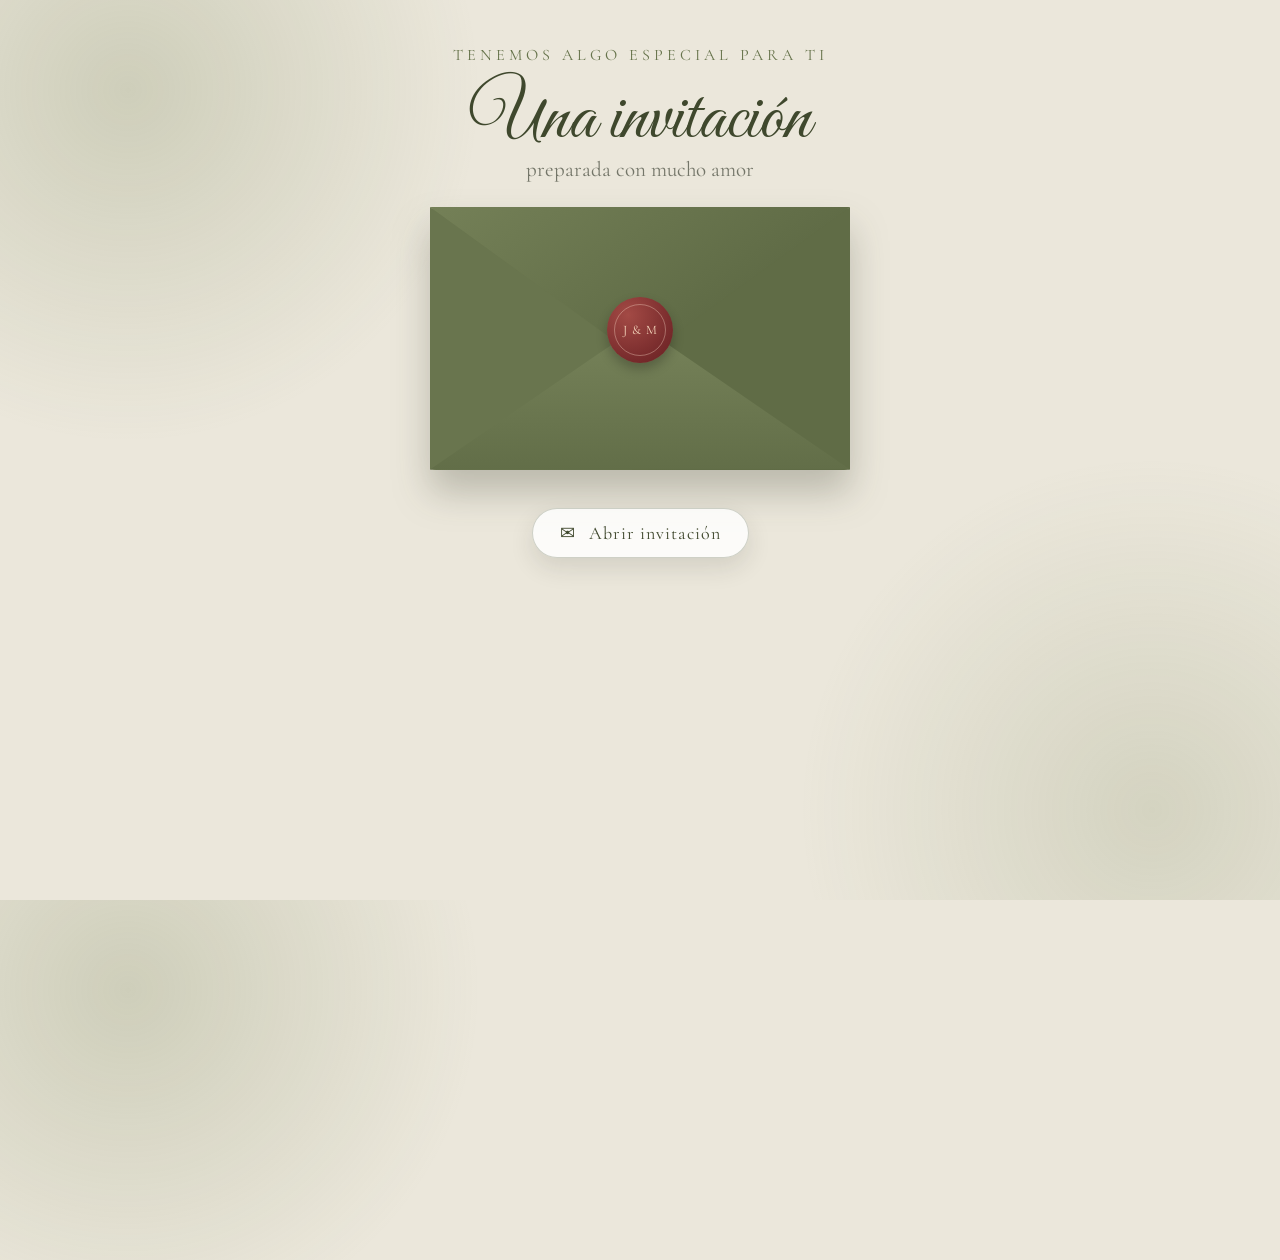
<file: index.html>
<!DOCTYPE html>
<html lang="es">

<head>
    <meta charset="UTF-8">

    <meta
        name="viewport"
        content="width=device-width, initial-scale=1.0"
    >

    <title>Invitación de Boda</title>

    <link rel="preconnect" href="https://fonts.googleapis.com">
    <link rel="preconnect" href="https://fonts.gstatic.com" crossorigin>

    <link
        href="https://fonts.googleapis.com/css2?family=Cormorant+Garamond:wght@400;500;600&family=Great+Vibes&display=swap"
        rel="stylesheet"
    >

    <link rel="stylesheet" href="css/style.css">
</head>

<body>

    <main class="page">

        <section class="intro">

            <p class="intro-top">
                TENEMOS ALGO ESPECIAL PARA TI
            </p>

            <h1>
                Una invitación
            </h1>

            <p class="intro-bottom">
                preparada con mucho amor
            </p>

        </section>


        <section
            class="invitation-stage"
            id="invitationStage"
        >

            <div
                class="envelope-wrapper"
                id="envelopeWrapper"
            >

                <div class="envelope">

                    <!-- PARTE TRASERA DEL SOBRE -->

                    <div class="envelope-back"></div>


                    <!-- FLORES DETRÁS DE LA CARTA -->

                    <div class="flowers" aria-hidden="true">

                        <svg
                            viewBox="0 0 600 520"
                            xmlns="http://www.w3.org/2000/svg"
                        >

                            <!-- RAMAS IZQUIERDAS -->

                            <path
                                class="branch"
                                d="M280 500
                                   C190 420 135 315 70 110"
                            />

                            <path
                                class="branch thin"
                                d="M245 450
                                   C150 380 105 280 40 210"
                            />

                            <ellipse
                                class="leaf"
                                cx="205"
                                cy="390"
                                rx="15"
                                ry="38"
                                transform="rotate(-45 205 390)"
                            />

                            <ellipse
                                class="leaf light"
                                cx="165"
                                cy="345"
                                rx="13"
                                ry="34"
                                transform="rotate(-55 165 345)"
                            />

                            <ellipse
                                class="leaf"
                                cx="125"
                                cy="295"
                                rx="14"
                                ry="35"
                                transform="rotate(-45 125 295)"
                            />

                            <ellipse
                                class="leaf light"
                                cx="95"
                                cy="245"
                                rx="12"
                                ry="32"
                                transform="rotate(-35 95 245)"
                            />

                            <ellipse
                                class="leaf"
                                cx="75"
                                cy="185"
                                rx="13"
                                ry="33"
                                transform="rotate(-30 75 185)"
                            />


                            <!-- FLORES IZQUIERDA -->

                            <g
                                class="flower flower-big"
                                transform="translate(105 145)"
                            >

                                <circle class="petal" cx="0" cy="-23" r="22"/>
                                <circle class="petal" cx="22" cy="-7" r="22"/>
                                <circle class="petal" cx="14" cy="19" r="22"/>
                                <circle class="petal" cx="-14" cy="19" r="22"/>
                                <circle class="petal" cx="-22" cy="-7" r="22"/>

                                <circle
                                    class="flower-center"
                                    cx="0"
                                    cy="0"
                                    r="9"
                                />

                            </g>


                            <g
                                class="flower"
                                transform="translate(155 250)"
                            >

                                <circle class="petal" cx="0" cy="-16" r="15"/>
                                <circle class="petal" cx="15" cy="-5" r="15"/>
                                <circle class="petal" cx="10" cy="13" r="15"/>
                                <circle class="petal" cx="-10" cy="13" r="15"/>
                                <circle class="petal" cx="-15" cy="-5" r="15"/>

                                <circle
                                    class="flower-center"
                                    cx="0"
                                    cy="0"
                                    r="7"
                                />

                            </g>


                            <g
                                class="flower flower-small"
                                transform="translate(65 255)"
                            >

                                <circle class="petal" cx="0" cy="-12" r="11"/>
                                <circle class="petal" cx="11" cy="-4" r="11"/>
                                <circle class="petal" cx="7" cy="10" r="11"/>
                                <circle class="petal" cx="-7" cy="10" r="11"/>
                                <circle class="petal" cx="-11" cy="-4" r="11"/>

                                <circle
                                    class="flower-center"
                                    cx="0"
                                    cy="0"
                                    r="5"
                                />

                            </g>


                            <!-- RAMAS DERECHAS -->

                            <path
                                class="branch"
                                d="M320 500
                                   C410 420 465 315 530 110"
                            />

                            <path
                                class="branch thin"
                                d="M355 450
                                   C450 380 495 280 560 210"
                            />


                            <ellipse
                                class="leaf"
                                cx="395"
                                cy="390"
                                rx="15"
                                ry="38"
                                transform="rotate(45 395 390)"
                            />

                            <ellipse
                                class="leaf light"
                                cx="435"
                                cy="345"
                                rx="13"
                                ry="34"
                                transform="rotate(55 435 345)"
                            />

                            <ellipse
                                class="leaf"
                                cx="475"
                                cy="295"
                                rx="14"
                                ry="35"
                                transform="rotate(45 475 295)"
                            />

                            <ellipse
                                class="leaf light"
                                cx="505"
                                cy="245"
                                rx="12"
                                ry="32"
                                transform="rotate(35 505 245)"
                            />

                            <ellipse
                                class="leaf"
                                cx="525"
                                cy="185"
                                rx="13"
                                ry="33"
                                transform="rotate(30 525 185)"
                            />


                            <!-- FLORES DERECHA -->

                            <g
                                class="flower flower-big"
                                transform="translate(495 145)"
                            >

                                <circle class="petal" cx="0" cy="-23" r="22"/>
                                <circle class="petal" cx="22" cy="-7" r="22"/>
                                <circle class="petal" cx="14" cy="19" r="22"/>
                                <circle class="petal" cx="-14" cy="19" r="22"/>
                                <circle class="petal" cx="-22" cy="-7" r="22"/>

                                <circle
                                    class="flower-center"
                                    cx="0"
                                    cy="0"
                                    r="9"
                                />

                            </g>


                            <g
                                class="flower"
                                transform="translate(445 250)"
                            >

                                <circle class="petal" cx="0" cy="-16" r="15"/>
                                <circle class="petal" cx="15" cy="-5" r="15"/>
                                <circle class="petal" cx="10" cy="13" r="15"/>
                                <circle class="petal" cx="-10" cy="13" r="15"/>
                                <circle class="petal" cx="-15" cy="-5" r="15"/>

                                <circle
                                    class="flower-center"
                                    cx="0"
                                    cy="0"
                                    r="7"
                                />

                            </g>


                            <g
                                class="flower flower-small"
                                transform="translate(535 255)"
                            >

                                <circle class="petal" cx="0" cy="-12" r="11"/>
                                <circle class="petal" cx="11" cy="-4" r="11"/>
                                <circle class="petal" cx="7" cy="10" r="11"/>
                                <circle class="petal" cx="-7" cy="10" r="11"/>
                                <circle class="petal" cx="-11" cy="-4" r="11"/>

                                <circle
                                    class="flower-center"
                                    cx="0"
                                    cy="0"
                                    r="5"
                                />

                            </g>


                            <!-- FLORES SUPERIORES -->

                            <g
                                class="flower flower-small"
                                transform="translate(220 95)"
                            >

                                <circle class="petal" cx="0" cy="-12" r="11"/>
                                <circle class="petal" cx="11" cy="-4" r="11"/>
                                <circle class="petal" cx="7" cy="10" r="11"/>
                                <circle class="petal" cx="-7" cy="10" r="11"/>
                                <circle class="petal" cx="-11" cy="-4" r="11"/>

                                <circle
                                    class="flower-center"
                                    cx="0"
                                    cy="0"
                                    r="5"
                                />

                            </g>


                            <g
                                class="flower flower-small"
                                transform="translate(380 95)"
                            >

                                <circle class="petal" cx="0" cy="-12" r="11"/>
                                <circle class="petal" cx="11" cy="-4" r="11"/>
                                <circle class="petal" cx="7" cy="10" r="11"/>
                                <circle class="petal" cx="-7" cy="10" r="11"/>
                                <circle class="petal" cx="-11" cy="-4" r="11"/>

                                <circle
                                    class="flower-center"
                                    cx="0"
                                    cy="0"
                                    r="5"
                                />

                            </g>

                        </svg>

                    </div>


                    <!-- LUCIÉRNAGAS DETRÁS DE LA CARTA -->

                    <div class="fireflies" aria-hidden="true">

                        <span style="--x: 8%; --y: 18%; --delay: 0s;"></span>
                        <span style="--x: 18%; --y: 42%; --delay: 1.1s;"></span>
                        <span style="--x: 29%; --y: 11%; --delay: 2.3s;"></span>
                        <span style="--x: 38%; --y: 33%; --delay: .5s;"></span>
                        <span style="--x: 52%; --y: 15%; --delay: 1.8s;"></span>
                        <span style="--x: 63%; --y: 39%; --delay: .8s;"></span>
                        <span style="--x: 73%; --y: 10%; --delay: 2.7s;"></span>
                        <span style="--x: 84%; --y: 31%; --delay: 1.4s;"></span>
                        <span style="--x: 91%; --y: 52%; --delay: .3s;"></span>
                        <span style="--x: 12%; --y: 60%; --delay: 2s;"></span>
                        <span style="--x: 77%; --y: 65%; --delay: 3.2s;"></span>
                        <span style="--x: 47%; --y: 5%; --delay: 1s;"></span>

                    </div>


                    <!-- CARTA -->

                    <article class="letter">

                        <div class="letter-inner">

                            <p class="small-title">
                                CON MUCHA ALEGRÍA
                            </p>


                            <h2 class="names">

                                José

                                <span>&</span>

                                Mabel

                            </h2>


                            <p class="married">
                                NOS CASAMOS
                            </p>


                            <div class="separator">

                                <span></span>

                                <b>✦</b>

                                <span></span>

                            </div>


                            <p class="message">

                                Después de compartir tantos momentos juntos,
                                hemos decidido comenzar una nueva etapa
                                en nuestras vidas.

                            </p>


                            <p class="message">

                                Nos haría muy felices que formaras parte
                                de este día tan especial.

                            </p>


                            <!-- FECHA -->

                            <div class="date">

                                <span>
                                    VIERNES
                                </span>

                                <strong>
                                    25
                                </strong>

                                <span>
                                    SETIEMBRE
                                </span>

                            </div>


                            <p class="year">
                                2026
                            </p>


                            <!-- HORARIOS -->

                            <div class="ceremony-info">

                                <div>

                                    <span>
                                        CEREMONIA
                                    </span>

                                    <strong>
                                        2:00 P. M.
                                    </strong>

                                </div>

                            </div>


                            <!-- LUGAR -->

                            <div class="place">

                                <span>
                                    📍
                                </span>

                                <strong>
                                    OSITO EVENTOS
                                </strong>

                                <p>
                                    Jr. tupac Amaru c/ Chabuca Granda Mz. Lt 18 | Ref: Al frente de la cancha de voley ZONA 23
                                </p>

                            </div>


                            <!-- PADRINOS -->

                            <div class="godparents">

                                <div class="small-separator">

                                    <span></span>

                                    <b>
                                        ❦
                                    </b>

                                    <span></span>

                                </div>


                                <span class="godparents-title">
                                    CON LA BENDICIÓN DE NUESTROS PADRINOS
                                </span>


                                <strong>
                                    Juan Alberto Becerril Cardenas
                                </strong>


                                <span class="godparents-and">
                                    &
                                </span>


                                <strong>
                                    Yukio Orneta Cardenas
                                </strong>

                            </div>


                            <p class="final-text">

                                Será un honor compartir
                                este momento contigo.

                            </p>

                        </div>

                    </article>


                    <!-- TAPA -->

                    <div class="flap"></div>


                    <!-- FRENTE DEL SOBRE -->

                    <div class="front-left"></div>

                    <div class="front-right"></div>

                    <div class="front-bottom"></div>


                    <!-- SELLO -->

                    <div class="seal">

                        <span>
                            J & M 
                        </span>

                    </div>

                </div>

            </div>


            <button
                id="openButton"
                class="open-button"
                type="button"
            >

                <span>
                    ✉
                </span>

                Abrir invitación

            </button>

        </section>

    </main>

    <button
        id="musicButton"
        class="music-button"
        type="button"
        aria-label="Pausar o reproducir música"
    >
        ♫
    </button>

<audio
    id="backgroundMusic"
    loop
    preload="auto"
    playsinline
>
    <source src="Source/music/music.mp3" type="audio/mpeg">
</audio>


    <script src="js/script.js"></script>



</body>

</html>
</file>
<file: css/style.css>
:root {

    --olive-dark: #3f482d;
    --olive: #66734b;
    --olive-medium: #7d8961;
    --olive-light: #9fa885;

    --paper: #fffdf7;

    --gold: #b4935c;

    --text: #3e4038;

}


* {

    margin: 0;
    padding: 0;

    box-sizing: border-box;

}


html,
body {

    width: 100%;
    min-height: 100%;

}


body {

    font-family:
        "Cormorant Garamond",
        serif;

    color:
        var(--text);

    background:

        radial-gradient(
            circle at 10% 10%,
            rgba(120, 132, 88, 0.25),
            transparent 25%
        ),

        radial-gradient(
            circle at 90% 90%,
            rgba(120, 132, 88, 0.2),
            transparent 25%
        ),

        #ebe7db;

    overflow-x:
        hidden;

}



/* ====================================
   PÁGINA
==================================== */

.page {

    width:
        100%;

    min-height:
        100vh;

    padding:
        45px 15px 80px;

}



/* ====================================
   INTRO
==================================== */

.intro {

    position:
        relative;

    z-index:
        30;

    max-height:
        190px;

    overflow:
        hidden;

    text-align:
        center;

    transition:

        opacity 0.7s ease,

        transform 0.7s ease,

        max-height 0.8s ease,

        margin 0.8s ease;

}


.intro-top {

    font-size:
        clamp(
            12px,
            2.8vw,
            16px
        );

    letter-spacing:
        4px;

    color:
        var(--olive);

}


.intro h1 {

    margin-top:
        7px;

    font-family:
        "Great Vibes",
        cursive;

    font-size:
        clamp(
            50px,
            9vw,
            76px
        );

    font-weight:
        normal;

    color:
        var(--olive-dark);

}


.intro-bottom {

    margin-top:
        -10px;

    font-size:
        clamp(
            17px,
            3vw,
            21px
        );

    color:
        #747669;

}


body.invitation-opened
.intro {

    opacity:
        0;

    transform:
        translateY(-25px);

    max-height:
        0;

    margin:
        0;

    pointer-events:
        none;

}



/* ====================================
   ESCENA
==================================== */

.invitation-stage {

    position:
        relative;

    width:
        100%;

    max-width:
        600px;

    min-height:
        390px;

    margin:
        25px auto 0;

    display:
        flex;

    flex-direction:
        column;

    align-items:
        center;

    transition:
        min-height 1.3s ease;

}


.invitation-stage.opened {

    min-height:
        930px;

}



/* ====================================
   CONTENEDOR SOBRE
==================================== */

.envelope-wrapper {

    position:
        relative;

    width:
        min(
            90vw,
            420px
        );

    aspect-ratio:
        1.6 / 1;

    perspective:
        1600px;

    transform-style:
        preserve-3d;

    transition:

        transform
        1.2s
        cubic-bezier(
            0.22,
            1,
            0.36,
            1
        );

}


.envelope-wrapper.opening {

    transform:
        translateY(240px);

}



/* ====================================
   SOBRE
==================================== */

.envelope {

    position:
        relative;

    width:
        100%;

    height:
        100%;

    transform-style:
        preserve-3d;

    filter:

        drop-shadow(
            0 22px 18px
            rgba(
                45,
                48,
                32,
                0.25
            )
        );

}



/* ====================================
   PARTE TRASERA
==================================== */

.envelope-back {

    position:
        absolute;

    inset:
        0;

    z-index:
        1;

    border-radius:
        6px;

    background:

        linear-gradient(
            145deg,
            #758157,
            #596540
        );

}



/* ====================================
   FLORES

   MUY IMPORTANTE:
   Carta abierta = z-index 12
   Flores = z-index 4
==================================== */

.flowers {

    position:
        absolute;

    z-index:
        4;

    width:
        155%;

    left:
        50%;

    top:
        0;

    transform:

        translate(
            -50%,
            150px
        )

        scale(0.35);

    transform-origin:
        center bottom;

    opacity:
        0;

    pointer-events:
        none;

    filter:

        drop-shadow(
            0 0 7px
            rgba(
                255,
                244,
                190,
                0.48
            )
        );

    transition:

        transform
        1.4s
        cubic-bezier(
            0.16,
            1,
            0.3,
            1
        ),

        opacity
        0.8s ease;

}


.envelope-wrapper.bloom
.flowers {

    opacity:
        1;

    transform:

        translate(
            -50%,
            -345px
        )

        scale(1);

}



/* ====================================
   SVG FLORES
==================================== */

.branch {

    fill:
        none;

    stroke:
        #606d44;

    stroke-width:
        5;

    stroke-linecap:
        round;

}


.branch.thin {

    stroke-width:
        3;

    opacity:
        0.7;

}


.leaf {

    fill:
        #66734b;

}


.leaf.light {

    fill:
        #89956b;

}


.flower {

    transform-box:
        fill-box;

    transform-origin:
        center;

    animation:

        flowerGlow
        3.5s
        ease-in-out
        infinite;

}


.flower:nth-of-type(even) {

    animation-delay:
        1.2s;

}


.petal {

    fill:
        #fffaf0;

    stroke:

        rgba(
            184,
            158,
            92,
            0.75
        );

    stroke-width:
        1;

    filter:

        drop-shadow(
            0 0 5px
            rgba(
                255,
                242,
                180,
                0.85
            )
        );

}


.flower-center {

    fill:
        #c4a65e;

    filter:

        drop-shadow(
            0 0 7px
            rgba(
                255,
                220,
                110,
                0.95
            )
        );

}


@keyframes flowerGlow {

    0%,
    100% {

        filter:
            brightness(1);

    }


    50% {

        filter:
            brightness(1.3);

    }

}



/* ====================================
   LUCIÉRNAGAS

   Carta = 12
   Luciérnagas = 5

   Por tanto quedan detrás.
==================================== */

.fireflies {

    position:
        absolute;

    z-index:
        5;

    left:
        -20%;

    top:
        -330px;

    width:
        140%;

    height:
        650px;

    opacity:
        0;

    pointer-events:
        none;

    transition:
        opacity 1s ease;

}


.envelope-wrapper.bloom
.fireflies {

    opacity:
        1;

}


.fireflies span {

    position:
        absolute;

    left:
        var(--x);

    top:
        var(--y);

    width:
        5px;

    height:
        5px;

    border-radius:
        50%;

    background:
        #fff1a6;

    box-shadow:

        0 0 5px #fff1a6,

        0 0 12px #ffe77c,

        0 0 24px
        rgba(
            255,
            225,
            80,
            0.9
        );

    animation:

        firefly
        4.5s
        ease-in-out
        infinite;

    animation-delay:
        var(--delay);

}


@keyframes firefly {

    0% {

        opacity:
            0;

        transform:

            translate(
                0,
                15px
            )

            scale(
                0.5
            );

    }


    20% {

        opacity:
            1;

    }


    50% {

        opacity:
            0.4;

        transform:

            translate(
                18px,
                -22px
            )

            scale(
                1.25
            );

    }


    75% {

        opacity:
            1;

    }


    100% {

        opacity:
            0;

        transform:

            translate(
                -10px,
                -48px
            )

            scale(
                0.6
            );

    }

}



/* ====================================
   CARTA
==================================== */

.letter {

    position:
        absolute;

    left:
        50%;

    top:
        8%;

    width:
        91%;

    min-height:
        625px;

    padding:
        10px;

    background:
        var(--paper);

    border-radius:
        3px;

    box-shadow:

        0 15px 35px
        rgba(
            30,
            32,
            25,
            0.20
        );

    transform:

        translate(
            -50%,
            120px
        )

        scale(
            0.82
        );

    transform-origin:
        center bottom;

    opacity:
        0;

    /*
        Inicialmente está dentro
        del sobre.
    */

    z-index:
        2;

    pointer-events:
        none;

    transition:

        transform
        1.45s
        cubic-bezier(
            0.16,
            1,
            0.3,
            1
        ),

        opacity
        0.45s ease;

}


.letter::before {

    content:
        "";

    position:
        absolute;

    inset:
        0;

    pointer-events:
        none;

    opacity:
        0.18;

    background-image:

        radial-gradient(
            rgba(
                70,
                70,
                50,
                0.18
            )
            0.6px,
            transparent 0.6px
        );

    background-size:
        7px 7px;

}


.letter-inner {

    position:
        relative;

    min-height:
        605px;

    padding:
        33px 24px;

    border:

        1px solid
        rgba(
            92,
            105,
            65,
            0.45
        );

    text-align:
        center;

}



/* CARTA ABIERTA */

.envelope-wrapper.show-letter
.letter {

    transform:

        translate(
            -50%,
            -320px
        )

        scale(1);

    opacity:
        1;

    /*
        Esta es la capa más importante.
        Flores y luciérnagas quedan detrás.
    */

    z-index:
        12;

}



/* ====================================
   TEXTO
==================================== */

.small-title {

    font-size:
        11px;

    letter-spacing:
        4px;

    color:
        var(--olive);

}


.names {

    margin-top:
        13px;

    font-family:
        "Great Vibes",
        cursive;

    font-size:
        clamp(
            42px,
            8vw,
            58px
        );

    font-weight:
        normal;

    line-height:
        0.93;

    color:
        var(--olive-dark);

}


.names span {

    display:
        block;

    margin:
        6px 0;

    font-family:
        "Cormorant Garamond",
        serif;

    font-size:
        24px;

    color:
        var(--gold);

}


.married {

    margin-top:
        14px;

    font-size:
        15px;

    letter-spacing:
        5px;

    color:
        var(--olive);

}



/* ====================================
   SEPARADOR
==================================== */

.separator {

    width:
        75%;

    margin:
        17px auto;

    display:
        flex;

    align-items:
        center;

    gap:
        10px;

}


.separator span {

    height:
        1px;

    flex:
        1;

    background:

        rgba(
            180,
            147,
            92,
            0.55
        );

}


.separator b {

    color:
        var(--gold);

    font-size:
        12px;

}



/* ====================================
   MENSAJE
==================================== */

.message {

    max-width:
        310px;

    margin:
        10px auto;

    font-size:
        16px;

    line-height:
        1.45;

    color:
        #55574d;

}



/* ====================================
   FECHA
==================================== */

.date {

    width:
        90%;

    margin:
        23px auto 0;

    display:
        grid;

    grid-template-columns:
        1fr auto 1fr;

    align-items:
        center;

    gap:
        16px;

}


.date span {

    padding:
        8px 4px;

    border-top:

        1px solid
        rgba(
            103,
            115,
            75,
            0.45
        );

    border-bottom:

        1px solid
        rgba(
            103,
            115,
            75,
            0.45
        );

    font-size:
        12px;

    letter-spacing:
        2px;

    color:
        var(--olive);

}


.date strong {

    font-family:
        "Great Vibes",
        cursive;

    font-size:
        47px;

    font-weight:
        normal;

    color:
        var(--olive-dark);

}


.year {

    margin-top:
        -6px;

    letter-spacing:
        5px;

    color:
        var(--olive);

}



/* ====================================
   HORARIOS
==================================== */

.ceremony-info {

    margin-top: 20px;

    display: flex;

    flex-direction: column;

    align-items: center;

    justify-content: center;

    text-align: center;

    gap: 3px;
}


.ceremony-info span {

    display: block;

    font-size: 10px;

    letter-spacing: 2px;

    color: #969c83;
}


.ceremony-info strong {

    display: block;

    margin-top: 3px;

    font-size: 16px;

    color: var(--olive-dark);
}

/* ====================================
   LUGAR
==================================== */

.place {

    margin-top:
        20px;

}


.place > span {

    display:
        block;

    margin-bottom:
        3px;

}


.place strong {

    display:
        block;

    font-size:
        18px;

    color:
        var(--olive-dark);

}


.place p {

    margin-top:
        2px;

    font-size:
        14px;

    color:
        #74776b;

}



/* ====================================
   PADRINOS
==================================== */

.godparents {

    margin-top:
        19px;

    display:
        flex;

    flex-direction:
        column;

    align-items:
        center;

}


.small-separator {

    width:
        60%;

    margin:
        0 auto 13px;

    display:
        flex;

    align-items:
        center;

    gap:
        8px;

}


.small-separator span {

    height:
        1px;

    flex:
        1;

    background:

        rgba(
            180,
            147,
            92,
            0.5
        );

}


.small-separator b {

    font-size:
        12px;

    color:
        var(--gold);

}


.godparents-title {

    margin-bottom:
        7px;

    font-size:
        9px;

    letter-spacing:
        1.8px;

    color:
        var(--olive-light);

}


.godparents strong {

    font-size:
        15px;

    color:
        var(--olive-dark);

}


.godparents-and {

    margin:
        -2px 0;

    font-family:
        "Great Vibes",
        cursive;

    font-size:
        21px;

    color:
        var(--gold);

}



/* ====================================
   MENSAJE FINAL
==================================== */

.final-text {

    margin-top:
        18px;

    font-family:
        "Great Vibes",
        cursive;

    font-size:
        23px;

    color:
        var(--olive);

}



/* ====================================
   TAPA 3D
==================================== */

.flap {

    position:
        absolute;

    z-index:
        8;

    left:
        0;

    top:
        0;

    width:
        100%;

    height:
        58%;

    background:

        linear-gradient(
            145deg,
            #748057,
            #56623e
        );

    clip-path:

        polygon(
            0 0,
            100% 0,
            50% 100%
        );

    transform-origin:
        top center;

    transform:
        rotateX(0deg);

    transition:

        transform
        1.1s
        cubic-bezier(
            0.4,
            0,
            0.2,
            1
        );

    backface-visibility:
        visible;

}


.envelope-wrapper.opening
.flap {

    transform:
        rotateX(180deg);

    z-index:
        0;

}



/* ====================================
   FRENTE DEL SOBRE
==================================== */

.front-left {

    position:
        absolute;

    z-index:
        6;

    left:
        0;

    bottom:
        0;

    width:
        52%;

    height:
        100%;

    background:
        #69754e;

    clip-path:

        polygon(
            0 0,
            100% 55%,
            100% 100%,
            0 100%
        );

}


.front-right {

    position:
        absolute;

    z-index:
        6;

    right:
        0;

    bottom:
        0;

    width:
        52%;

    height:
        100%;

    background:
        #606c46;

    clip-path:

        polygon(
            100% 0,
            0 55%,
            0 100%,
            100% 100%
        );

}


.front-bottom {

    position:
        absolute;

    z-index:
        7;

    left:
        0;

    bottom:
        0;

    width:
        100%;

    height:
        55%;

    background:

        linear-gradient(
            180deg,
            #77835a,
            #626e48
        );

    clip-path:

        polygon(
            0 100%,
            50% 0,
            100% 100%
        );

}



/* ====================================
   SELLO
==================================== */

.seal {

    position:
        absolute;

    z-index:
        15;

    left:
        50%;

    top:
        47%;

    width:
        66px;

    height:
        66px;

    transform:

        translate(
            -50%,
            -50%
        );

    display:
        flex;

    align-items:
        center;

    justify-content:
        center;

    border-radius:
        50%;

    background:

        radial-gradient(
            circle at 32% 27%,
            #a34a45,
            #782b2c 68%,
            #672122
        );

    box-shadow:

        0 6px 12px
        rgba(
            0,
            0,
            0,
            0.24
        );

    transition:

        opacity
        0.45s ease,

        transform
        0.55s ease;

}


.seal::before {

    content:
        "";

    position:
        absolute;

    inset:
        7px;

    border-radius:
        50%;

    border:

        1px solid
        rgba(
            255,
            230,
            210,
            0.35
        );

}


.seal span {

    color:
        #f5d7bd;

    font-size:
        13px;

    letter-spacing:
        1px;

}


.envelope-wrapper.opening
.seal {

    opacity:
        0;

    transform:

        translate(
            -50%,
            -50%
        )

        scale(
            0.2
        );

}



/* ====================================
   BOTÓN
==================================== */

.open-button {

    position:
        relative;

    z-index:
        40;

    margin-top:
        38px;

    min-height:
        50px;

    padding:
        12px 27px;

    border:

        1px solid
        rgba(
            70,
            80,
            50,
            0.25
        );

    border-radius:
        40px;

    background:

        rgba(
            255,
            255,
            255,
            0.82
        );

    color:
        var(--olive-dark);

    font-family:
        "Cormorant Garamond",
        serif;

    font-size:
        18px;

    letter-spacing:
        1px;

    cursor:
        pointer;

    box-shadow:

        0 10px 24px
        rgba(
            40,
            45,
            30,
            0.12
        );

    transition:

        opacity
        0.5s ease,

        transform
        0.3s ease;

}


.open-button span {

    margin-right:
        8px;

}


.open-button:hover {

    transform:
        translateY(-2px);

}


.invitation-stage.opened
.open-button {

    opacity:
        0;

    pointer-events:
        none;

}

/* ==========================
   BOTÓN DE MÚSICA
========================== */

.music-button {

    position: fixed;

    right: 18px;
    bottom: 18px;

    width: 48px;
    height: 48px;

    display: none;

    align-items: center;
    justify-content: center;

    border: none;

    border-radius: 50%;

    background: var(--olive-dark);

    color: #ffffff;

    font-size: 21px;

    cursor: pointer;

    z-index: 100;

    box-shadow:
        0 8px 22px
        rgba(0, 0, 0, 0.22);

    transition:
        transform 0.3s ease,
        opacity 0.3s ease;
}


.music-button:hover {

    transform:
        scale(1.08);

}


.music-button.active {

    animation:
        musicPulse
        2s
        ease-in-out
        infinite;

}


@keyframes musicPulse {

    0%,
    100% {

        box-shadow:
            0 8px 22px
            rgba(0, 0, 0, 0.22);

    }

    50% {

        box-shadow:
            0 8px 28px
            rgba(180, 147, 92, 0.55);

    }

}



/* ====================================
   CELULARES
==================================== */

@media screen and
(max-width: 520px) {

    .page {

        padding:
            35px 10px 70px;

    }


    .intro-top {

        letter-spacing:
            2.5px;

    }


    .invitation-stage {

        margin-top:
            20px;

    }


    .invitation-stage.opened {

        min-height:
            890px;

    }


    .envelope-wrapper {

        width:

            min(
                92vw,
                360px
            );

    }


    .envelope-wrapper.opening {

        transform:
            translateY(180px);

    }


    .letter {

        width:
            94%;

        min-height:
            610px;

    }


    .letter-inner {

        min-height:
            590px;

        padding:
            27px 16px;

    }


    .envelope-wrapper.show-letter
    .letter {

        transform:

            translate(
                -50%,
                -240px
            )

            scale(1);

    }


    .flowers {

        width:
            170%;

    }


    .envelope-wrapper.bloom
    .flowers {

        transform:

            translate(
                -50%,
                -325px
            )

            scale(1);

    }


    .fireflies {

        left:
            -18%;

        top:
            -305px;

        width:
            136%;

        height:
            590px;

    }


    .message {

        font-size:
            15px;

    }


    .date {

        width:
            100%;

        gap:
            8px;

    }


    .date strong {

        font-size:
            42px;

    }


    .date span {

        font-size:
            10px;

    }


    .information {

        gap:
            8px;

    }


    .information strong {

        font-size:
            14px;

    }


    .godparents-title {

        font-size:
            8px;

        letter-spacing:
            1.4px;

    }

}



/* ====================================
   CELULARES PEQUEÑOS
==================================== */

@media screen and
(max-width: 350px) {

    .names {

        font-size:
            39px;

    }


    .letter-inner {

        padding:
            24px 12px;

    }


    .message {

        font-size:
            14px;

    }


    .final-text {

        font-size:
            21px;

    }

}
</file>
